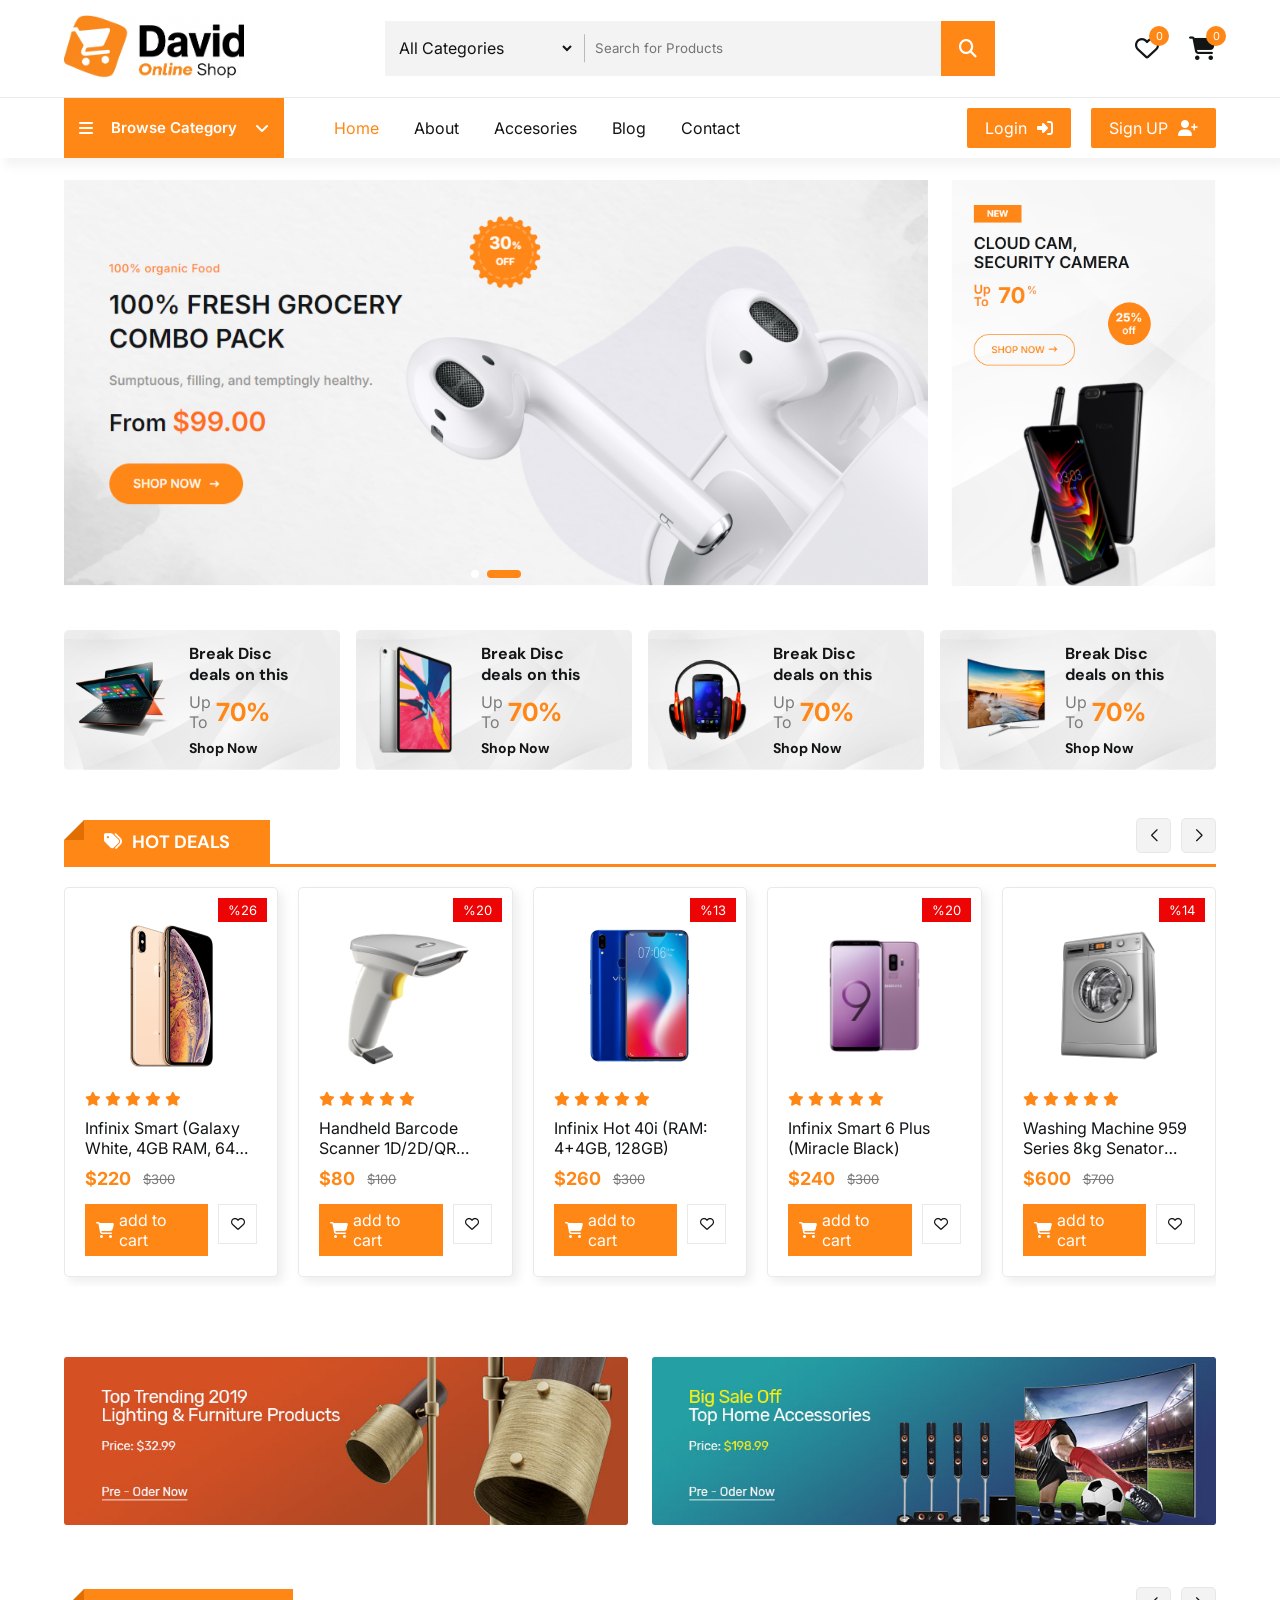
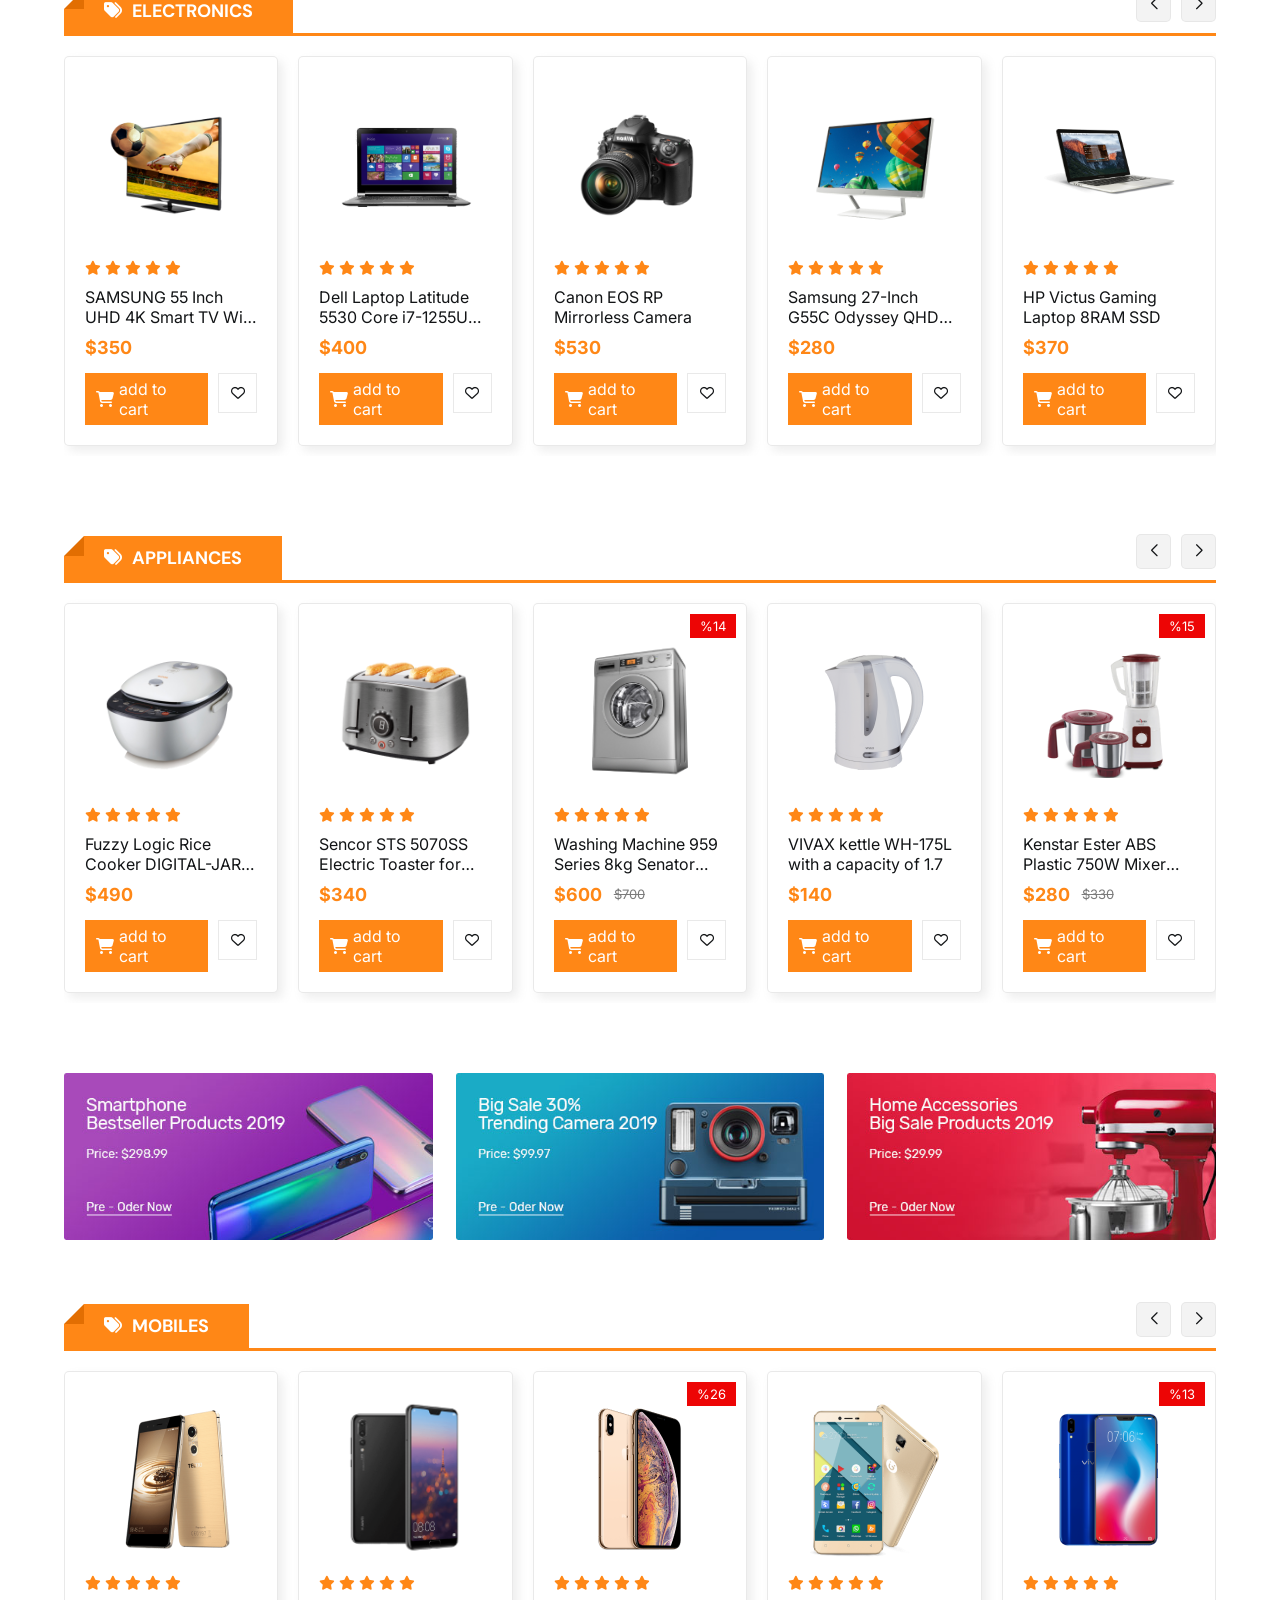
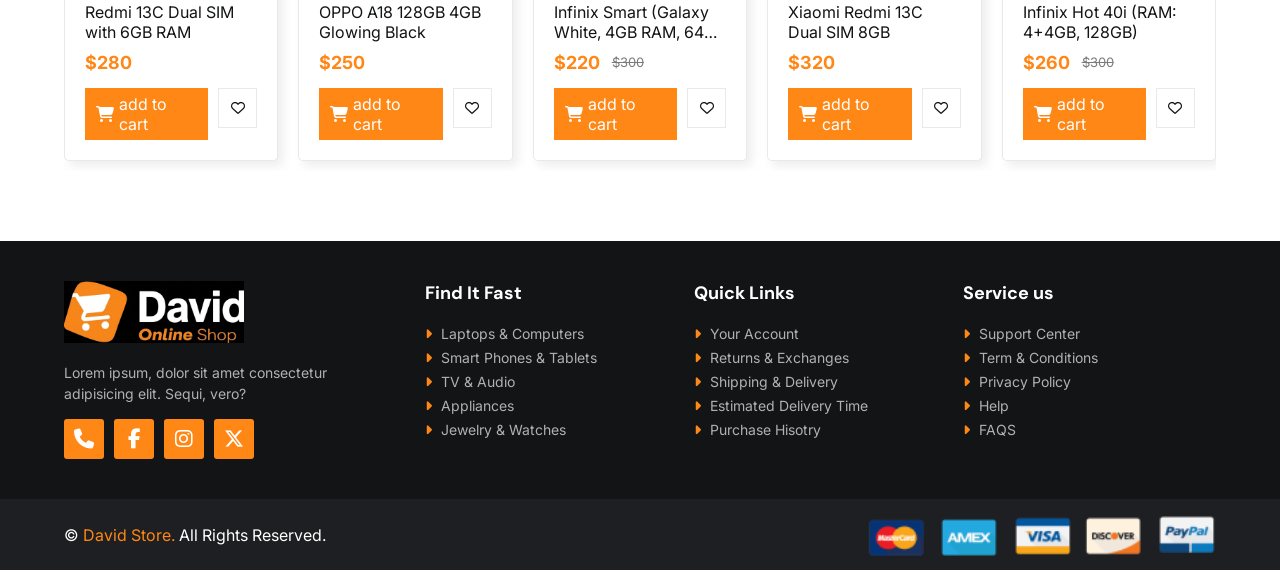
<file: index.html>
<!DOCTYPE html>
<html lang="en">
<head>
    <meta charset="UTF-8">
    <meta name="viewport" content="width=device-width, initial-scale=1.0">
    <title>David | Online Store</title>


    <link rel="icon" href="img/icon.png">




     <!-- Link Swiper's CSS -->
  <link rel="stylesheet" href="https://cdn.jsdelivr.net/npm/swiper@11/swiper-bundle.min.css" />

  <link rel="stylesheet" href="https://cdnjs.cloudflare.com/ajax/libs/font-awesome/6.6.0/css/all.min.css">

         <!-- File CSS -->
         <link rel="stylesheet" href="CSS/style.css">
    </head>
<body data-page="home">


    <div class="cart">
        <div class="top_cart">
            <h3>Cart Items : <span class="Count_item_cart">0</span></h3>
            <span onclick="open_close_cart()" class="close_cart"><i class="fa-regular fa-circle-xmark"></i></span>
        </div>


        <div class="items_in_cart" id="cart_items">



        </div>


        <div class="bottom_cart">
            <div class="total">
                <p>subtotal</p>
                <p class="price_cart_toral">$0</p>
            </div>

            <div class="button_cart">
                <a href="checkout.html" class="btn_cart btn">Checkout</a>
                <span onclick="open_close_cart()" class="btn_cart trans_bg btn">Shop More</span>
            </div>
        </div>

    </div>


    <!-- Favorite Drawer -->
<div class="fav_drawer">
    <div class="top_cart">
        <h3>Favorite Items : <span class="count_favourite_drawer">0</span></h3>
        <span onclick="open_close_fav()" class="close_cart"><i class="fa-regular fa-circle-xmark"></i></span>
    </div>

    <div class="items_in_fav" id="fav_items">
        <!-- المنتجات المفضلة ستظهر هنا ديناميكيًا -->
    </div>
</div>

    <header>
        <div class="top_header">
            <div class="container">
                <a href="#" class="logo"> <img src="img/logo.jpg" alt=""></a>

                <form action="" class="search_box">

                    <div class="select_box">
                        <select id="category" name="category">

                            <option value="All Categories">All Categories</option>
                            <option value="Electronics & Digita">Electronics & Digita</option>
                            <option value="Phones & Tablet">Phones & Tablety</option>
                            <option value="Fashion & Clothings">Fashion & Clothings</option>
                            <option value="Telivsion & Monitor">Telivsion & Monitor</option>
                            <option value="Jewelry & Watches">Jewelry & Watches</option>
                            <option value="Washing Machine">Washing Machine</option>
                            <option value="Toys & Hobbies">Toys & Hobbies</option>

                        </select>
                    </div>

                    <input type="text" name="search" id="search" placeholder="Search for Products" required>

                    <button type="submit">
                        <i class="fa-solid fa-magnifying-glass"></i>
                    </button>

                    

                </form>

                <div class="header_icons">
                    <div onclick="open_close_fav()" class="icon" style="cursor: pointer;">
                        <i class="fa-regular fa-heart"></i>
                        <span class="count count_favourite">0</span>
                    </div>

                    <div onclick="open_close_cart()" class="icon">
                        <i class="fa-solid fa-cart-shopping"></i>
                        <span class="count count_item_header">0</span>
                    </div>
                </div>
            </div>
        </div>


        <div class="bottom_header">
            <div class="container">
                <nav class="nav">

                    <span onclick="open_Menu()" class="open_menu"><i class="fa-solid fa-bars"></i></span>

                    <div class="category_nav">

                        <div onclick="Open_Categ_list()" class="category_btn">
                            <i class="fa-solid fa-bars"></i>
                            <p>Browse Category</p>
                            <i class="fa-solid fa-angle-down"></i>

                        </div>


                        <div class="category_nav_list">
                            <a href="#">Top 10 Offers</a>
                            <a href="#">Electronics & Digita</a>
                            <a href="#">Phones & Tablet</a>
                            <a href="#">Fashion & Clothings</a>
                            <a href="#">Telivsion & Monitor</a>
                            <a href="#">Jewelry & Watches</a>
                            <a href="#">Toys & Hobbies</a>
                        </div>

                    </div>

                    <ul class="nav_links">

                        <span onclick="open_Menu()" class="close_menu"><i class="fa-regular fa-circle-xmark"></i></span>

                        <li class="active"><a href="#">Home</a></li>
                        <li><a href="#">About</a></li>
                        <li><a href="#">Accesories</a></li>
                        <li><a href="#">Blog</a></li>
                        <li><a href="contact.html">Contact</a></li>

                    </ul>

                </nav>

                <div class="login_signup btns">
                    <a href="Login.html" class="btn">Login  <i class="fa-solid fa-right-to-bracket"></i></a>

                    <a href="SignUp.html" class="btn">Sign UP <i class="fa-solid fa-user-plus"></i></a>
                </div>

            </div>
        </div>

        
    </header>


    <div class="slider">
        <div class="container">


            <!-- Swiper -->
            <div class="slide-swp mySwiper">

                <div class="swiper-wrapper">
                    <div class="swiper-slide">
                        <a href="#"><img src="img/banner_home1.png" alt=""></a>
                    </div>
                    <div class="swiper-slide">
                        <a href="#"><img src="img/banner_home2.png" alt=""></a>
                    </div>

                    
                </div>
                <div class="swiper-pagination"></div>

            </div>


            <div class="banner_2">
                <a href="#"><img src="img/banner_home3.png" alt=""></a>
            </div>

        </div>
    </div>




    <div class="banners_4">
        <div class="container">


            <div class="box">
                <a href="#" class="link_btn"></a>

                <img src="img/banner3_1.png" alt="">
                <div class="text">
                    <h5>Break Disc</h5>
                    <h5>deals on this</h5>

                    <div class="sale">
                        <p>Up <br> To</p>
                        <span>70%</span>
                    </div>

                    <h6>Shop Now</h6>

                </div>
            </div>


            
            <div class="box">
                <a href="#" class="link_btn"></a>

                <img src="img/banner3_2.png" alt="">
                <div class="text">
                    <h5>Break Disc</h5>
                    <h5>deals on this</h5>
                    <div class="sale">
                        <p>Up <br> To</p>
                        <span>70%</span>
                    </div>

                    <h6>Shop Now</h6>

                </div>
            </div>


            
            <div class="box">
                <a href="#" class="link_btn"></a>

                <img src="img/banner3_3.png" alt="">
                <div class="text">
                    <h5>Break Disc</h5>
                    <h5>deals on this</h5>
                    <div class="sale">
                        <p>Up <br> To</p>
                        <span>70%</span>
                    </div>

                    <h6>Shop Now</h6>

                </div>
            </div>


            
            <div class="box">
                <a href="#" class="link_btn"></a>

                <img src="img/banner3_4.png" alt="">
                <div class="text">
                    <h5>Break Disc</h5>
                    <h5>deals on this</h5>
                    <div class="sale">
                        <p>Up <br> To</p>
                        <span>70%</span>
    
                    </div>
                    <h6>Shop Now</h6>
                </div>
            </div>


        </div>
    </div>


    <div class="slider_products slide">

        <div class="container">

            <div class="slide_product mySwiper">

                <div class="top_slide">
                    <h2><i class="fa-solid fa-tags"></i> Hot Deals</h2>
                </div>
                
                <div class="products swiper-wrapper" id="swiper_items_sale">

             
                   



                </div>
                


                <div class="swiper-button-next btn_Swip"></div>
                <div class="swiper-button-prev btn_Swip"></div>
            </div>

        </div>
    </div>


    <div class="banners">
        <div class="container">
            <div class="banners_boxs banner_2_img">
                <a href="#" class="box"><img src="img/banner_box4.jpg" alt=""></a>
                <a href="#" class="box"><img src="img/banner_box5.jpg" alt=""></a>
            </div>
        </div>
    </div>


    <div class="slider_products slide">

        <div class="container">

            <div class="slide_product mySwiper">

                <div class="top_slide">
                    <h2><i class="fa-solid fa-tags"></i> Electronics</h2>
                </div>
                
                <div class="products swiper-wrapper" id="swiper_elctronics">

             
                   



                </div>
                


                <div class="swiper-button-next btn_Swip"></div>
                <div class="swiper-button-prev btn_Swip"></div>
            </div>

        </div>
    </div>


    <div class="slider_products slide">

        <div class="container">

            <div class="slide_product mySwiper">

                <div class="top_slide">
                    <h2><i class="fa-solid fa-tags"></i> Appliances</h2>
                </div>
                
                <div class="products swiper-wrapper" id="swiper_appliances">

             
                   



                </div>
                


                <div class="swiper-button-next btn_Swip"></div>
                <div class="swiper-button-prev btn_Swip"></div>
            </div>

        </div>
    </div>


    <div class="banners">
        <div class="container">
            <div class="banners_boxs banner_3_img">
                <a href="#" class="box"><img src="img/banner_box1.jpg" alt=""></a>
                <a href="#" class="box"><img src="img/banner_box2.jpg" alt=""></a>
                <a href="#" class="box"><img src="img/banner_box3.jpg" alt=""></a>
            </div>
        </div>
    </div>

    
    <div class="slider_products slide">

        <div class="container">

            <div class="slide_product mySwiper">

                <div class="top_slide">
                    <h2><i class="fa-solid fa-tags"></i> Mobiles</h2>
                </div>
                
                <div class="products swiper-wrapper" id="swiper_mobiles">

             
                   



                </div>
                


                <div class="swiper-button-next btn_Swip"></div>
                <div class="swiper-button-prev btn_Swip"></div>
            </div>

        </div>
    </div>

    

    <footer>
        <div class="container">

            <div class="big_row">
                <img class="logo_footer" src="img/footerlogo.jpg" width="200px" alt="">

                <p>Lorem ipsum, dolor sit amet consectetur adipisicing elit. Sequi, vero?</p>

                <div class="icons_footer">
                    <a href="#"><i class="fa-solid fa-phone"></i></a>
                    <a href="#"><i class="fa-brands fa-facebook-f"></i></a>
                    <a href="#"><i class="fa-brands fa-instagram"></i></a>
                    <a href="#"><i class="fa-brands fa-x-twitter"></i></a>
                </div>
            </div>

            <div class="row">
                <h4>Find It Fast</h4>

                <div class="links">
                    <a href="#"><i class="fa-solid fa-caret-right"></i> Laptops & Computers </a>
                    <a href="#"><i class="fa-solid fa-caret-right"></i> Smart Phones & Tablets</a>
                    <a href="#"><i class="fa-solid fa-caret-right"></i> TV & Audio</a>
                    <a href="#"><i class="fa-solid fa-caret-right"></i> Appliances</a>
                    <a href="#"><i class="fa-solid fa-caret-right"></i> Jewelry & Watches</a>
                </div>
            </div>


            <div class="row">
                <h4>Quick Links</h4>

                <div class="links">
                    <a href="#"><i class="fa-solid fa-caret-right"></i> Your Account </a>
                    <a href="#"><i class="fa-solid fa-caret-right"></i> Returns & Exchanges</a>
                    <a href="#"><i class="fa-solid fa-caret-right"></i> Shipping & Delivery</a>
                    <a href="#"><i class="fa-solid fa-caret-right"></i> Estimated Delivery Time</a>
                    <a href="#"><i class="fa-solid fa-caret-right"></i> Purchase Hisotry</a>
                </div>
            </div>


            <div class="row">
                <h4>Service us</h4>

                <div class="links">
                    <a href="#"><i class="fa-solid fa-caret-right"></i> Support Center</a>
                    <a href="#"><i class="fa-solid fa-caret-right"></i> Term & Conditions</a>
                    <a href="#"><i class="fa-solid fa-caret-right"></i> Privacy Policy</a>
                    <a href="#"><i class="fa-solid fa-caret-right"></i> Help</a>
                    <a href="#"><i class="fa-solid fa-caret-right"></i> FAQS</a>
                </div>
            </div>
        </div>

        <div class="bottom_footer">
            <div class="container">
                <p>&copy; <span>David Store.</span> All Rights Reserved.</p>

                <div class="payment_img">
                    <img src="img/payment_method.png" alt="">
                </div>
            </div>
        </div>
    </footer>






       <!-- Swiper JS -->
  <script src="https://cdn.jsdelivr.net/npm/swiper@11/swiper-bundle.min.js"></script>

      <!-- File JS -->
     
      <script src="JS/swiper.js"></script>
      <script src="JS/items_home.js"></script>
      <script src="JS/main.js"></script>
      <script src="JS/auth.js"></script>
</body>
</html>
</file>
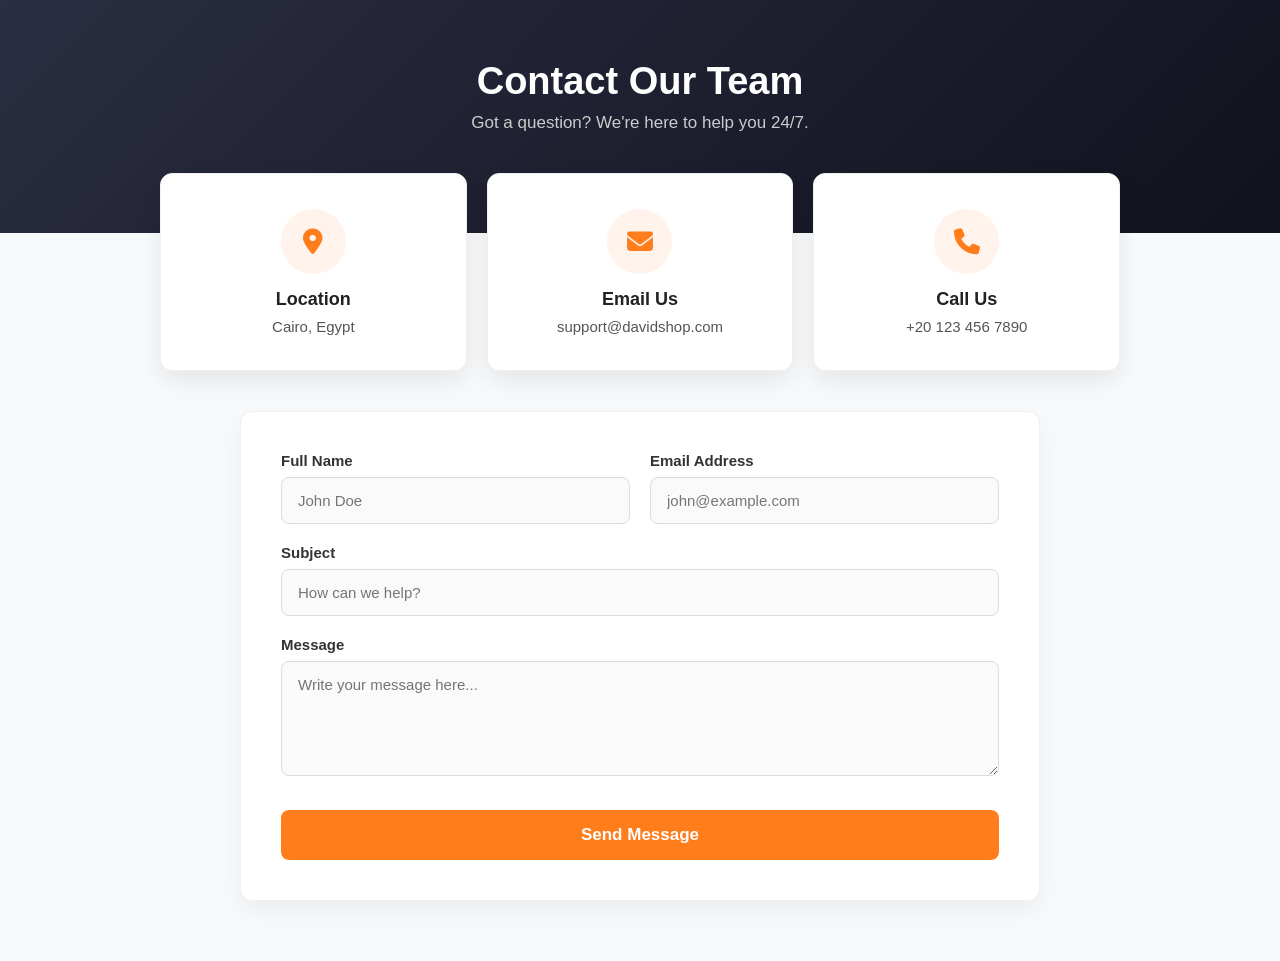
<file: contact.html>
<!DOCTYPE html>
<html lang="en">
<head>
    <meta charset="UTF-8">
    <meta name="viewport" content="width=device-width, initial-scale=1.0">
    <title>Contact Us - David Online Shop</title>
    <link rel="stylesheet" href="https://cdnjs.cloudflare.com/ajax/libs/font-awesome/6.4.0/css/all.min.css">
    <style>
        /* Base Reset */
        * { 
            box-sizing: border-box; 
            margin: 0; 
            padding: 0; 
            font-family: 'Segoe UI', Tahoma, Geneva, Verdana, sans-serif; 
        }
        
        html, body {
            width: 100%;
            min-height: 100vh;
            background-color: #f8f9fa;
            overflow-x: hidden;
        }

        /* Hero Header */
        .contact-hero {
            background: linear-gradient(135deg, #2b2d42 0%, #11121d 100%);
            color: #fff;
            text-align: center;
            padding: 60px 20px 100px;
            width: 100%;
        }

        .contact-hero h1 { 
            font-size: 38px; 
            margin-bottom: 10px; 
        }
        
        .contact-hero p { 
            color: #ccc; 
            font-size: 17px; 
        }

        /* Top Info Cards Layout */
        .cards-wrapper {
            max-width: 1000px;
            margin: -60px auto 40px;
            padding: 0 20px;
            display: grid;
            grid-template-columns: repeat(3, 1fr);
            gap: 20px;
            width: 100%;
        }

        .info-card {
            background: #fff;
            padding: 35px 20px;
            border-radius: 12px;
            text-align: center;
            box-shadow: 0 10px 25px rgba(0,0,0,0.08);
            border: 1px solid #f0f0f0;
            word-wrap: break-word;
        }

        .info-card i {
            font-size: 26px;
            color: #ff7d1a;
            background: #fff3eb;
            width: 65px;
            height: 65px;
            line-height: 65px;
            border-radius: 50%;
            margin-bottom: 15px;
            display: inline-block;
        }

        .info-card h4 { 
            margin-bottom: 8px; 
            color: #222; 
            font-size: 18px;
        }
        
        .info-card p { 
            color: #555; 
            font-size: 15px; 
            word-break: break-all;
        }

        /* Contact Form Layout */
        .form-section {
            max-width: 800px;
            margin: 0 auto 60px;
            background: #fff;
            padding: 40px;
            border-radius: 12px;
            box-shadow: 0 10px 25px rgba(0,0,0,0.05);
            border: 1px solid #f0f0f0;
            width: 100%;
        }

        .form-grid {
            display: grid;
            grid-template-columns: 1fr 1fr;
            gap: 20px;
            width: 100%;
        }

        .full-width { 
            grid-column: span 2; 
        }

        .form-group label { 
            display: block; 
            font-weight: 600; 
            margin-bottom: 8px; 
            color: #333; 
            font-size: 15px; 
        }

        .form-group input, 
        .form-group textarea {
            width: 100%;
            padding: 14px 16px;
            border: 1px solid #dcdcdc;
            border-radius: 8px;
            outline: none;
            background: #fafafa;
            font-size: 15px;
            transition: all 0.3s ease;
        }

        .form-group input:focus, 
        .form-group textarea:focus {
            border-color: #ff7d1a;
            background: #fff;
        }

        .submit-btn {
            background: #ff7d1a;
            color: #fff;
            border: none;
            padding: 15px 30px;
            border-radius: 8px;
            font-size: 17px;
            font-weight: bold;
            cursor: pointer;
            width: 100%;
            margin-top: 10px;
            transition: background 0.2s ease;
        }

        .submit-btn:hover { 
            background: #e06910; 
        }

        /* ==========================================
           Media Queries for Full Responsiveness
        ========================================== */
        @media (max-width: 768px) {
            .contact-hero {
                padding: 45px 20px 70px;
            }

            .contact-hero h1 {
                font-size: 28px;
            }

            .contact-hero p {
                font-size: 15px;
            }

            .cards-wrapper {
                grid-template-columns: 1fr;
                margin: -40px auto 30px;
                padding: 0 20px;
                gap: 15px;
            }

            .info-card {
                padding: 25px 20px;
            }

            .form-section {
                padding: 25px 20px;
                margin: 0 15px 40px;
                width: auto;
            }

            .form-grid {
                grid-template-columns: 1fr;
                gap: 15px;
            }

            .full-width {
                grid-column: span 1;
            }
        }

        @media (max-width: 480px) {
            html, body {
                overflow-x: hidden !important;
                width: 100% !important;
            }

            .contact-hero {
                padding: 35px 15px 50px;
            }

            .contact-hero h1 {
                font-size: 24px;
            }

            .contact-hero p {
                font-size: 14px;
            }

            .cards-wrapper {
                padding: 0 15px;
            }

            .form-section {
                margin: 0 10px 30px;
                padding: 20px 15px;
            }

            .form-group input, 
            .form-group textarea {
                font-size: 14px;
                padding: 12px 14px;
            }

            .submit-btn {
                font-size: 16px;
                padding: 13px 20px;
            }
        }
    </style>
</head>
<body>

    <!-- Header Banner -->
    <div class="contact-hero">
        <h1>Contact Our Team</h1>
        <p>Got a question? We're here to help you 24/7.</p>
    </div>

    <!-- 3 Info Cards -->
    <div class="cards-wrapper">
        <div class="info-card">
            <i class="fa-solid fa-location-dot"></i>
            <h4>Location</h4>
            <p>Cairo, Egypt</p>
        </div>
        <div class="info-card">
            <i class="fa-solid fa-envelope"></i>
            <h4>Email Us</h4>
            <p>support@davidshop.com</p>
        </div>
        <div class="info-card">
            <i class="fa-solid fa-phone"></i>
            <h4>Call Us</h4>
            <p>+20 123 456 7890</p>
        </div>
    </div>

    <!-- Form -->
    <div class="form-section">
        <form id="contactForm">
            <div class="form-grid">
                <div class="form-group">
                    <label>Full Name</label>
                    <input type="text" required placeholder="John Doe">
                </div>
                <div class="form-group">
                    <label>Email Address</label>
                    <input type="email" required placeholder="john@example.com">
                </div>
                <div class="form-group full-width">
                    <label>Subject</label>
                    <input type="text" required placeholder="How can we help?">
                </div>
                <div class="form-group full-width">
                    <label>Message</label>
                    <textarea rows="5" required placeholder="Write your message here..."></textarea>
                </div>
                <div class="full-width">
                    <button type="submit" class="submit-btn">Send Message</button>
                </div>
            </div>
        </form>
    </div>

</body>
</html>
</file>
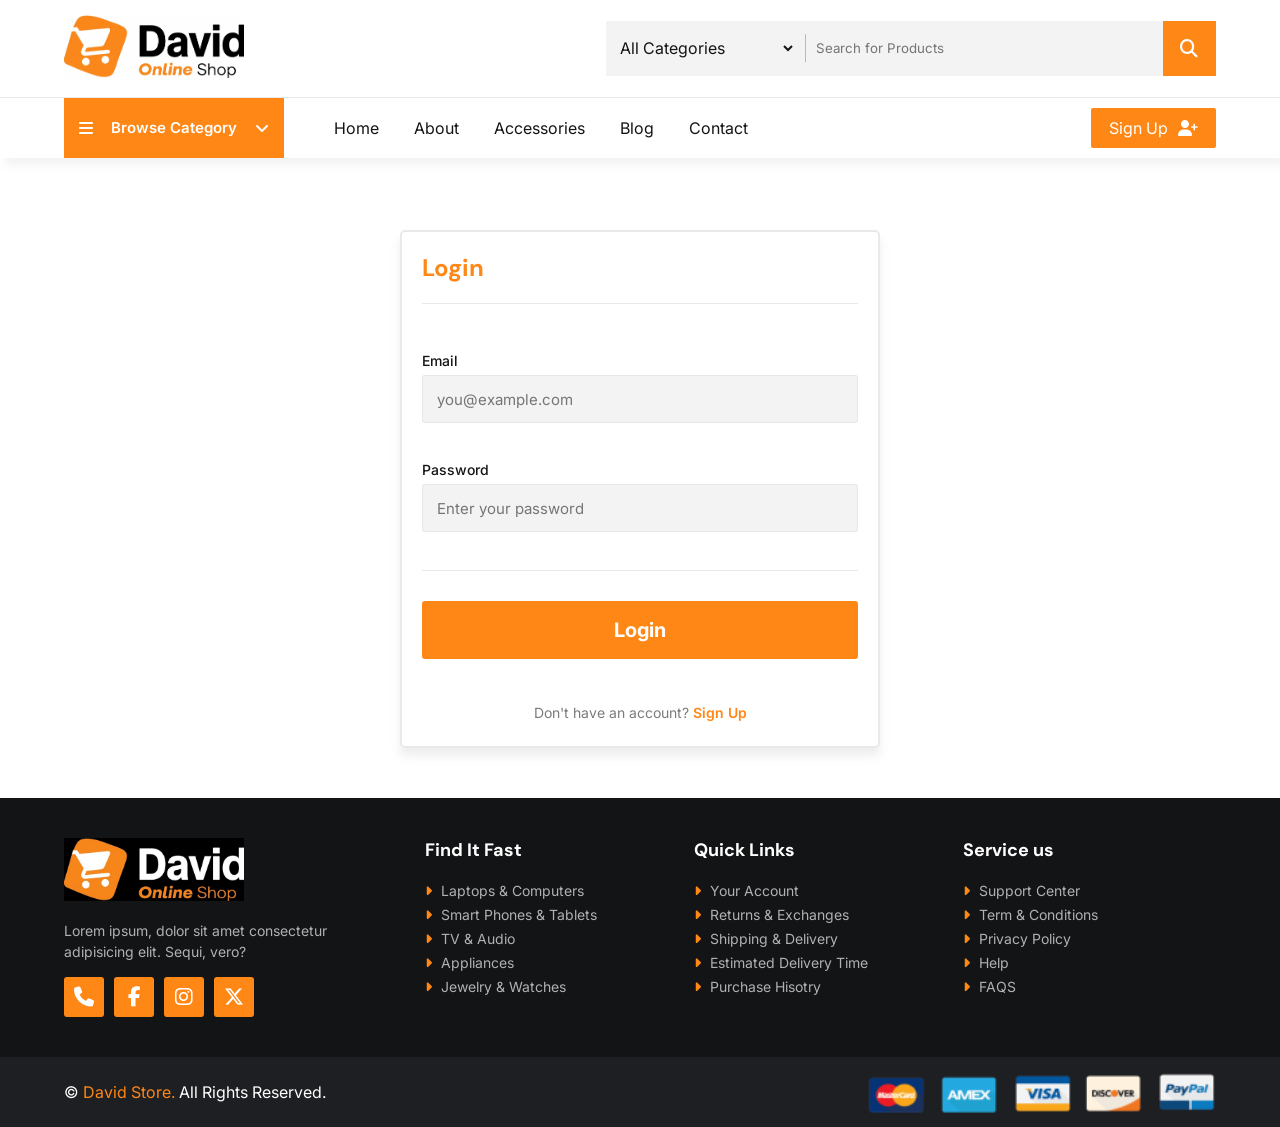
<file: Login.html>
<!DOCTYPE html>
<html lang="en">
<head>
    <meta charset="UTF-8">
    <meta name="viewport" content="width=device-width, initial-scale=1.0">
    <title>Login | Online Store</title>
    <link rel="icon" type="image/x-icon" href="img/icon.png">

    <link rel="stylesheet" href="https://cdnjs.cloudflare.com/ajax/libs/font-awesome/6.6.0/css/all.min.css">

    <link rel="stylesheet" href="CSS/style.css">
    <link rel="stylesheet" href="CSS/Auth.css">

</head>

<body data-page="login">
   
    <header>

   
    <div class="top_header">
        <div class="container">

            <a href="index.html" class="logo">
                <img src="img/logo.jpg" alt="David Online Shop">
            </a>

            <form action="" class="search_box">

                <div class="select_box">
                    <select id="category" name="category">
                        <option value="All Categories">All Categories</option>
                        <option value="Electronics & Digita">Electronics & Digital</option>
                        <option value="Phones & Tablet">Phones & Tablets</option>
                        <option value="Fashion & Clothings">Fashion & Clothings</option>
                        <option value="Television & Monitor">Television & Monitor</option>
                        <option value="Jewelry & Watches">Jewelry & Watches</option>
                        <option value="Washing Machine">Washing Machine</option>
                        <option value="Toys & Hobbies">Toys & Hobbies</option>
                    </select>
                </div>

                <input type="text" name="search" id="search" placeholder="Search for Products">

                <button type="submit"><i class="fa-solid fa-magnifying-glass"></i></button>

            </form>

        </div>
    </div>


   
    <div class="bottom_header">

        <div class="container">

            <nav class="nav">

                <span onclick="open_Menu()" class="open_menu"><i class="fa-solid fa-bars"></i></span>


                <div class="category_nav">

                    <div onclick="Open_Categ_list()" class="category_btn"><i class="fa-solid fa-bars"></i>

                        <p>Browse Category</p><i class="fa-solid fa-angle-down"></i>

                    </div>


                    <div class="category_nav_list">

                        <a href="#">Top 10 Offers</a>
                        <a href="#">Electronics & Digital</a>
                        <a href="#">Phones & Tablets</a>
                        <a href="#">Fashion & Clothings</a>
                        <a href="#">Television & Monitor</a>
                        <a href="#">Jewelry & Watches</a>
                        <a href="#">Toys & Hobbies</a>

                    </div>

                </div>


                <ul class="nav_links">

                    <span onclick="open_Menu()" class="close_menu"><i class="fa-regular fa-circle-xmark"></i></span>

                    <li>
                        <a href="index.html">Home</a>
                    </li>

                    <li>
                        <a href="#">About</a>
                    </li>

                    <li>
                        <a href="#">Accessories</a>
                    </li>

                    <li>
                        <a href="#">Blog</a>
                    </li>

                    <li>
                        <a href="#">Contact</a>
                    </li>

                </ul>

            </nav>


            <div class="login_signup btns">

                <a href="SignUp.html" class="btn">Sign Up<i class="fa-solid fa-user-plus"></i></a>

            </div>

        </div>

    </div>

</header>

        <section class="checkout auth_page">
        <div class="container">
            <div class="ordersummary auth_card">
                <h1>Login</h1>
 
                <p class="form_message" id="formMessage"></p>
 
                <form id="loginForm" novalidate>
                    <div class="input_group">
                        <label for="email">Email</label>
                        <input type="email" id="email" name="email" placeholder="you@example.com">
                        <span class="error_msg" id="emailError"></span>
                    </div>
 
                    <div class="input_group">
                        <label for="password">Password</label>
                        <input type="password" id="password" name="password" placeholder="Enter your password">
                        <span class="error_msg" id="passwordError"></span>
                    </div>
 
                    <div class="button_div">
                        <button type="submit">Login</button>
                    </div>
                </form>
<p class="switch_auth">Don't have an account? <a href="SignUp.html">Sign Up</a></p>
            </div>
        </div>
    </section>
 
    <footer>
        <div class="container">
            <div class="big_row">
                <img class="logo_footer" src="img/footerlogo.jpg" width="200px" alt="">
                <p>Lorem ipsum, dolor sit amet consectetur adipisicing elit. Sequi, vero?</p>
 
                <div class="icons_footer">
                    <a href="#"><i class="fa-solid fa-phone"></i></a>
                    <a href="#"><i class="fa-brands fa-facebook-f"></i></a>
                    <a href="#"><i class="fa-brands fa-instagram"></i></a>
                    <a href="#"><i class="fa-brands fa-x-twitter"></i></a>
                </div>
            </div>
 
            <div class="row">
                <h4>Find It Fast</h4>
                <div class="links">
                    <a href="#"><i class="fa-solid fa-caret-right"></i> Laptops & Computers </a>
                    <a href="#"><i class="fa-solid fa-caret-right"></i> Smart Phones & Tablets</a>
                    <a href="#"><i class="fa-solid fa-caret-right"></i> TV & Audio</a>
                    <a href="#"><i class="fa-solid fa-caret-right"></i> Appliances</a>
                    <a href="#"><i class="fa-solid fa-caret-right"></i> Jewelry & Watches</a>
                </div>
            </div>
 
            <div class="row">
                <h4>Quick Links</h4>
                <div class="links">
                    <a href="#"><i class="fa-solid fa-caret-right"></i> Your Account </a>
                    <a href="#"><i class="fa-solid fa-caret-right"></i> Returns & Exchanges</a>
                    <a href="#"><i class="fa-solid fa-caret-right"></i> Shipping & Delivery</a>
                    <a href="#"><i class="fa-solid fa-caret-right"></i> Estimated Delivery Time</a>
                    <a href="#"><i class="fa-solid fa-caret-right"></i> Purchase Hisotry</a>
                </div>
            </div>
 
            <div class="row">
                <h4>Service us</h4>
                <div class="links">
                    <a href="#"><i class="fa-solid fa-caret-right"></i> Support Center</a>
                    <a href="#"><i class="fa-solid fa-caret-right"></i> Term & Conditions</a>
                    <a href="#"><i class="fa-solid fa-caret-right"></i> Privacy Policy</a>
                    <a href="#"><i class="fa-solid fa-caret-right"></i> Help</a>
                    <a href="#"><i class="fa-solid fa-caret-right"></i> FAQS</a>
                </div>
            </div>
        </div>
 
        <div class="bottom_footer">
            <div class="container">
                <p>&copy; <span>David Store.</span> All Rights Reserved.</p>
                <div class="payment_img">
                    <img src="img/payment_method.png" alt="">
                </div>
            </div>
        </div>
    </footer>
 
   
    <script src="JS/auth.js"></script>
    <script src="JS/Login.js"></script>
</body>
</html>
</file>
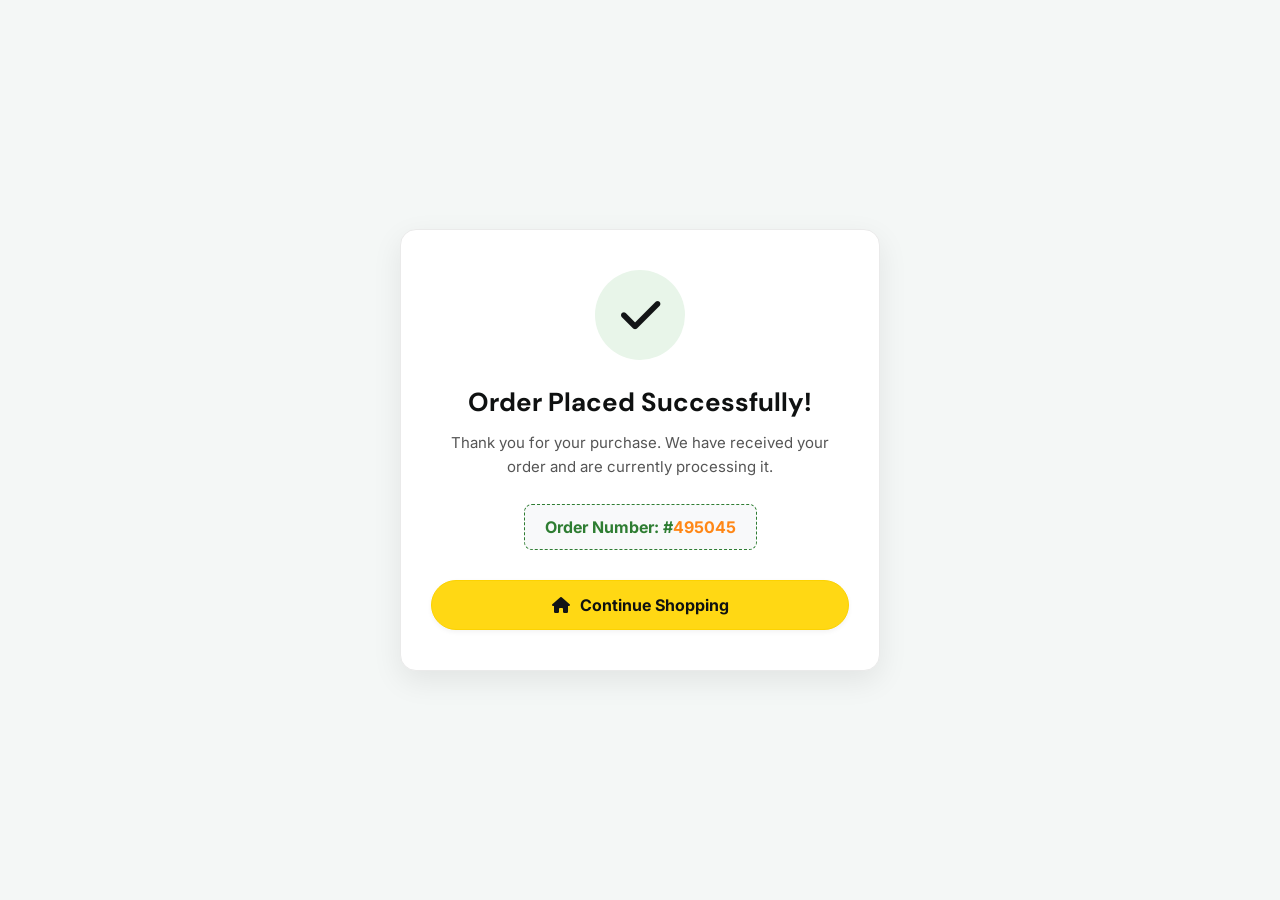
<file: order_success.html>
<!DOCTYPE html>
<html lang="en">
<head>
    <meta charset="UTF-8">
    <meta name="viewport" content="width=device-width, initial-scale=1.0">
    <title>Order Placed Successfully!</title>
    <link rel="stylesheet" href="CSS/style.css">
    <link rel="stylesheet" href="https://cdnjs.cloudflare.com/ajax/libs/font-awesome/6.4.0/css/all.min.css">
    <style>
        * {
            box-sizing: border-box;
            margin: 0;
            padding: 0;
        }
        body {
            background: #f4f7f6;
            font-family: 'Segoe UI', Tahoma, Geneva, Verdana, sans-serif;
            display: flex;
            align-items: center;
            justify-content: center;
            min-height: 100vh;
            padding: 20px;
        }
        .success-card {
            background: #ffffff;
            padding: 40px 30px;
            border-radius: 16px;
            box-shadow: 0 10px 30px rgba(0, 0, 0, 0.08);
            text-align: center;
            max-width: 480px;
            width: 100%;
            border: 1px solid #eaeaea;
            animation: fadeIn 0.4s ease-in-out;
        }
        .icon-box {
            width: 90px;
            height: 90px;
            background: #e8f5e9;
            color: #2e7d32;
            border-radius: 50%;
            display: flex;
            align-items: center;
            justify-content: center;
            font-size: 45px;
            margin: 0 auto 25px auto;
            animation: scaleUp 0.5s cubic-bezier(0.175, 0.885, 0.32, 1.275);
        }
        h1 {
            color: #0f1111;
            font-size: 26px;
            font-weight: 700;
            margin-bottom: 12px;
        }
        p {
            color: #555;
            font-size: 15px;
            line-height: 1.6;
            margin-bottom: 25px;
        }
        .order-info {
            background: #f8f9fa;
            border: 1px dashed #2e7d32;
            padding: 12px 20px;
            border-radius: 8px;
            font-weight: bold;
            color: #2e7d32;
            display: inline-block;
            margin-bottom: 30px;
            font-size: 16px;
        }
        .btn-home {
            display: inline-flex;
            align-items: center;
            justify-content: center;
            gap: 10px;
            width: 100%;
            padding: 14px 25px;
            background: #ffd814;
            color: #0f1111;
            border: 1px solid #fcd200;
            border-radius: 25px;
            font-weight: 700;
            font-size: 16px;
            text-decoration: none;
            transition: all 0.2s ease;
            box-shadow: 0 2px 5px rgba(0,0,0,0.05);
        }
        .btn-home:hover {
            background: #f7ca00;
            transform: translateY(-2px);
            box-shadow: 0 4px 10px rgba(0,0,0,0.1);
        }
        @keyframes fadeIn {
            from { opacity: 0; transform: translateY(15px); }
            to { opacity: 1; transform: translateY(0); }
        }
        @keyframes scaleUp {
            from { transform: scale(0); }
            to { transform: scale(1); }
        }
    </style>
</head>
<body>

    <div class="success-card">
        <div class="icon-box">
            <i class="fa-solid fa-check"></i>
        </div>
        <h1>Order Placed Successfully!</h1>
        <p>Thank you for your purchase. We have received your order and are currently processing it.</p>
        
        <div class="order-info">
            Order Number: #<span id="order-number"></span>
        </div>

        <a href="index.html" class="btn-home">
            <i class="fa-solid fa-house"></i> Continue Shopping
        </a>
    </div>

    <script>
        // إنشاء رقم طلب عشوائي
        document.getElementById('order-number').innerText = Math.floor(100000 + Math.random() * 900000);
        
        // تفريغ السلة من LocalStorage فور إتمام الشراء
        localStorage.removeItem('cart');
    </script>
</body>
</html>
</file>
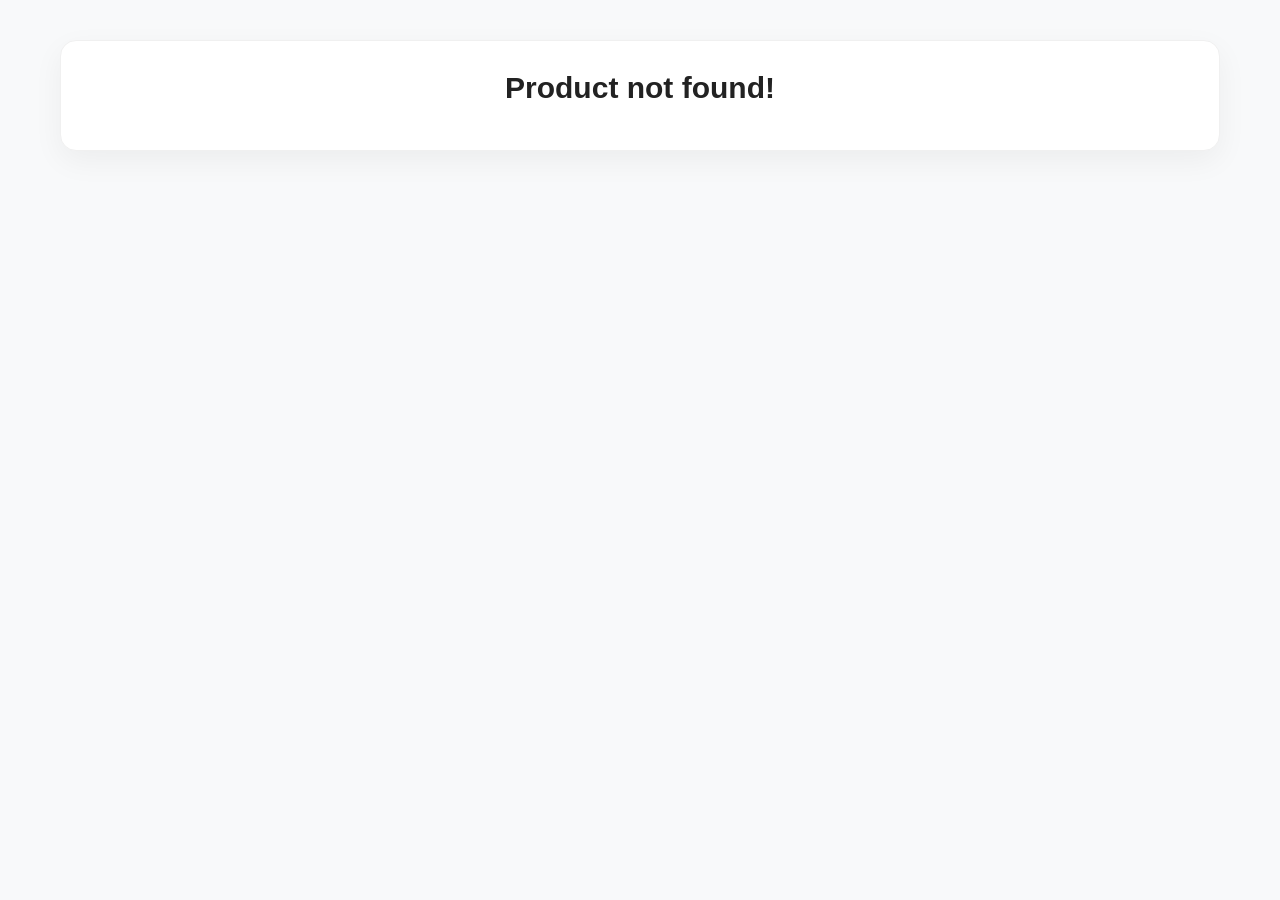
<file: product_details.html>
<!DOCTYPE html>
<html lang="en">
<head>
    <meta charset="UTF-8">
    <meta name="viewport" content="width=device-width, initial-scale=1.0">
    <title>Product Details - David Online Shop</title>
    <link rel="stylesheet" href="https://cdnjs.cloudflare.com/ajax/libs/font-awesome/6.4.0/css/all.min.css">
    <style>
        /* ==========================================
           1. Base Reset & Layout Setup
        ========================================== */
        * {
            box-sizing: border-box;
            margin: 0;
            padding: 0;
            font-family: 'Segoe UI', Tahoma, Geneva, Verdana, sans-serif;
        }

        html, body {
            width: 100%;
            min-height: 100vh;
            background-color: #f8f9fa;
            overflow-x: hidden !important;
        }

        /* ==========================================
           2. Main Container & Dynamic Area
        ========================================== */
        .container {
            width: 100%;
            max-width: 1200px;
            margin: 0 auto;
            padding: 40px 20px;
        }

        #product-detail-content {
            display: flex;
            gap: 40px;
            flex-wrap: wrap;
            align-items: center;
            width: 100%;
            background: #ffffff;
            padding: 30px;
            border-radius: 16px;
            box-shadow: 0 10px 30px rgba(0, 0, 0, 0.05);
            border: 1px solid #f0f0f0;
        }

        /* ==========================================
           3. Dynamic Elements Styling (JS Support)
        ========================================== */
        #product-detail-content img {
            width: 100%;
            max-width: 450px;
            height: auto;
            border-radius: 12px;
            object-fit: cover;
            display: block;
            margin: 0 auto;
        }

        #product-detail-content .product-info,
        #product-detail-content .details-text {
            flex: 1;
            min-width: 280px;
        }

        #product-detail-content h1, 
        #product-detail-content h2 {
            font-size: 30px;
            color: #222222;
            margin-bottom: 15px;
            word-wrap: break-word;
            overflow-wrap: break-word;
        }

        #product-detail-content p {
            font-size: 16px;
            color: #555555;
            line-height: 1.6;
            margin-bottom: 20px;
            word-wrap: break-word;
            overflow-wrap: break-word;
        }

        #product-detail-content .price {
            font-size: 24px;
            font-weight: bold;
            color: #ff7d1a;
            margin-bottom: 20px;
        }

        #product-detail-content button,
        #product-detail-content .add-to-cart-btn {
            background: #ff7d1a;
            color: #fff;
            border: none;
            padding: 15px 30px;
            border-radius: 8px;
            font-size: 17px;
            font-weight: bold;
            cursor: pointer;
            width: 100%;
            transition: background 0.2s ease;
        }

        #product-detail-content button:hover {
            background: #e06910;
        }

        /* ==========================================
           4. Responsive Design (Media Queries)
        ========================================== */
        @media (max-width: 768px) {
            .container {
                padding: 20px 15px;
            }

            #product-detail-content {
                flex-direction: column !important;
                gap: 20px !important;
                padding: 20px 15px !important;
                align-items: stretch !important;
            }

            #product-detail-content img {
                max-width: 100% !important;
            }

            #product-detail-content h1, 
            #product-detail-content h2 {
                font-size: 24px;
            }

            #product-detail-content p {
                font-size: 15px;
            }

            #product-detail-content .price {
                font-size: 22px;
            }
        }

        @media (max-width: 480px) {
            html, body {
                width: 100% !important;
                overflow-x: hidden !important;
            }

            .container {
                padding: 15px 10px;
            }

            #product-detail-content {
                padding: 15px 10px !important;
                gap: 15px !important;
            }

            #product-detail-content h1, 
            #product-detail-content h2 {
                font-size: 20px;
            }

            #product-detail-content p {
                font-size: 14px;
            }

            #product-detail-content button,
            #product-detail-content .add-to-cart-btn {
                padding: 13px 20px;
                font-size: 16px;
            }
        }
    </style>
</head>
<body>

    <main class="container">
        <!-- Container لعرض تفاصيل المنتج ديناميكياً عن طريق JavaScript -->
        <div id="product-detail-content"></div>
    </main>

    <!-- استدعاء ملف الجافاسكريبت الخاص بـ Product Details -->
    <script src="JS/product_details.js"></script>
</body>
</html>
</file>
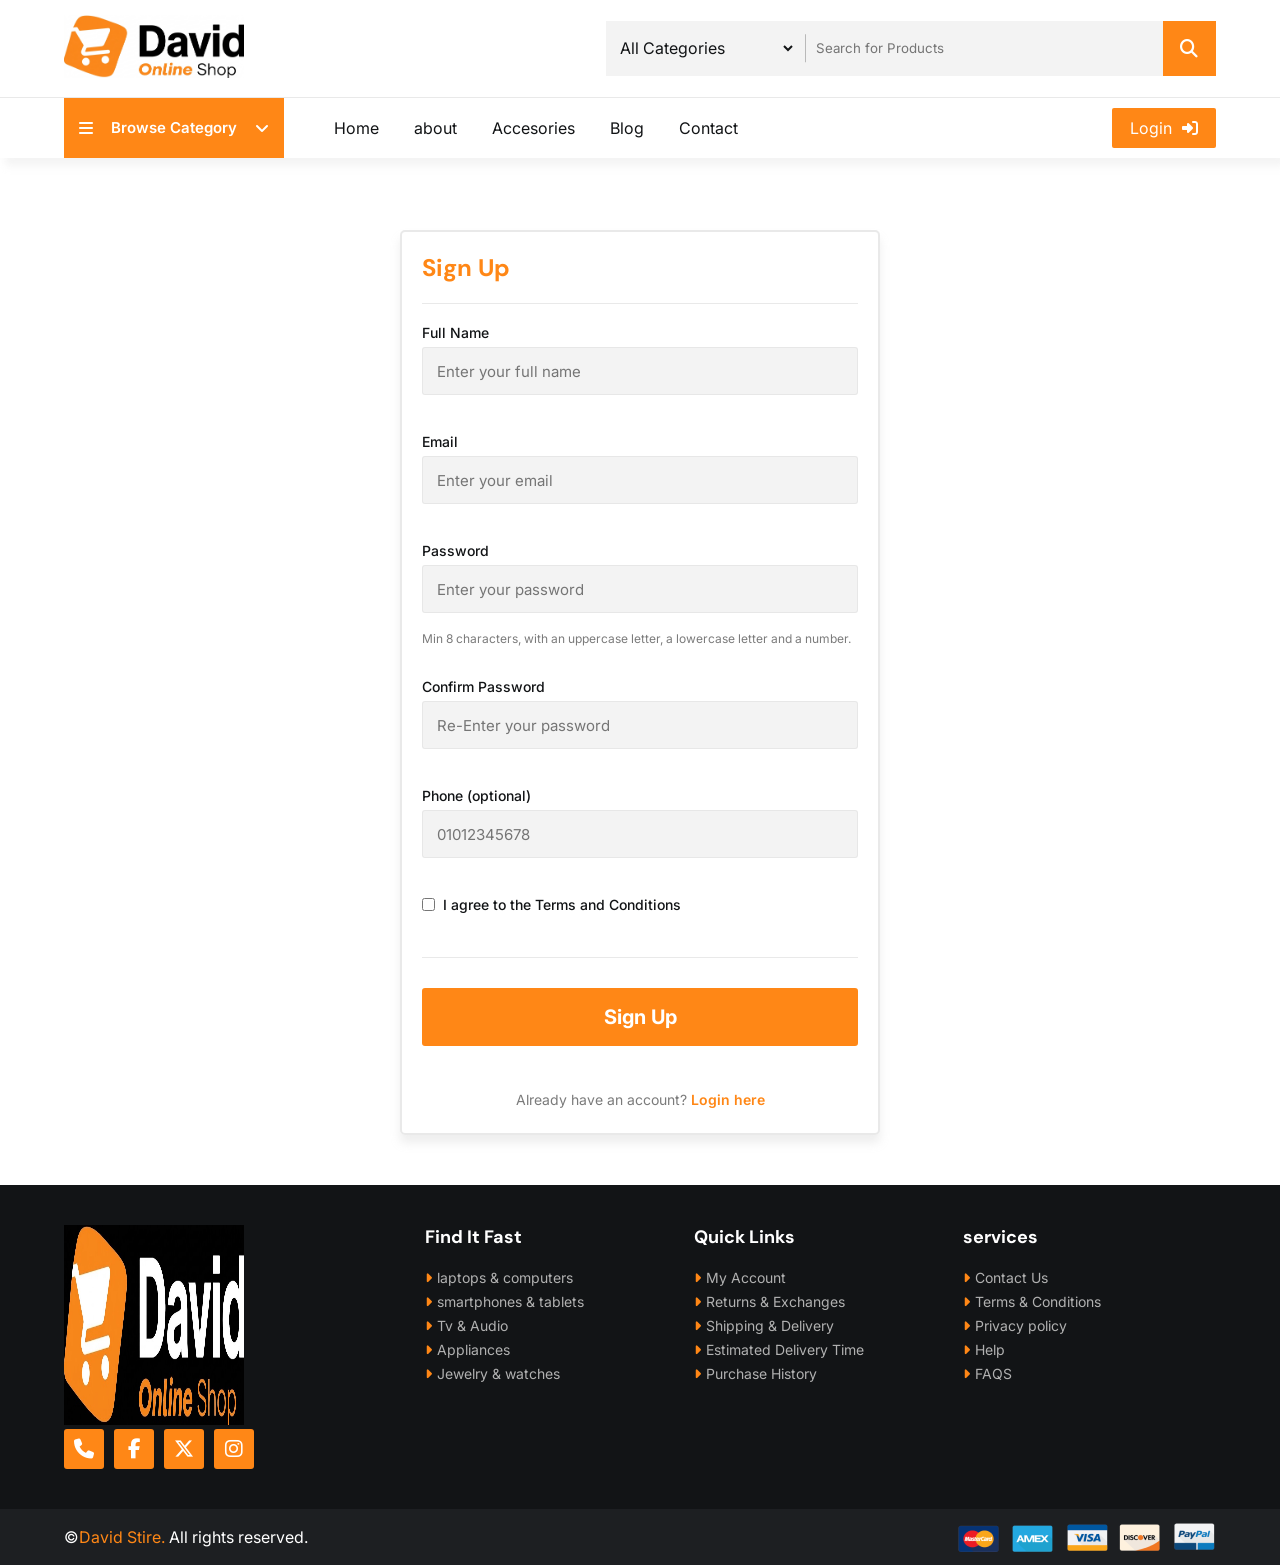
<file: SignUp.html>
<!DOCTYPE html>
<html lang="en">
<head>
    <meta charset="UTF-8">
    <meta name="viewport" content="width=device-width, initial-scale=1.0">
    <title>Sign Up | Online Store</title>

    <link rel="icon" href="img/icon.png">

    <link rel="stylesheet" href="https://cdnjs.cloudflare.com/ajax/libs/font-awesome/6.6.0/css/all.min.css">

        
         <link rel="stylesheet" href="CSS/style.css">
         <link rel="stylesheet" href="CSS/Auth.css">

</head>

 <body data-page="signup">

            <header>
                <div class="top_header">
                    <div class="container">
                        <a href="index.html" class="logo"> <img src="img/logo.jpg" alt=""></a>

                        <form action="" class="search_box">

                            <div class="select_box">
                                <select id="category" name="category">

                                    <option value="All Categories">All Categories</option>
                                    <option value="Electronics & Digita">Electronics & Digita</option>
                                    <option value="Phones & Tablet">Phones & Tablety</option>
                                    <option value="Fashion & Clothings">Fashion & Clothings</option>
                                    <option value="Television & Monitor">Television & Monitor</option>
                                    <option value="jewelry & watches">jewelry & watches</option>
                                    <option value="Washing Machine">Washing Machine</option>
                                    <option value="Toys & Hobbies">Toys & Hobbies</option>
                                
                                </select>
                            </div>

                            <input type="text" name="search" id="search" placeholder="Search for Products" required>
                            <button type="submit">
                                <i class="fa-solid fa-magnifying-glass"></i>
                                </button>

                                </form>

                    </div>
            
                </div>
                <div class="bottom_header">
                    <div class="container">
                        <nav class="nav">
                        <span onclick="open_Menu()" class="open_menu"><i class="fa-solid fa-bars"></i></span>
                        <div class="category_nav">
                            <div onclick="Open_Categ_list()" class="category_btn">
                            <i class="fa-solid fa-bars"></i>
                            <p>Browse Category</p>
                            <i class="fa-solid fa-angle-down"></i>
                            </div>
                            <div class="category_nav_list">
                              
                                    <a href="#">Top 10 Offers</a>
                                    <a href="#">Electronics & Digital</a>
                                    <a href="#">Phones & Tablets</a>
                                    <a href="#">Fashion & Clothings</a>
                                    <a href="#">Television & Monitor</a>
                                    <a href="#">Jewelry & Watches</a>
                                    <a href="#">Toys & Hobbies</a>
                               
                            </div>
                        </div>

                        <ul class="nav_links">
                            <span onclick="open_Menu()" class="close_menu"><i class="fa-regular fa-circle-xmark"></i></span>
                            <li><a href="index.html">Home</a></li>
                            <li><a href="#">about</a></li>
                            <li><a href="#">Accesories</a></li>
                            <li><a href="#">Blog</a></li>
                            <li><a href="#">Contact</a></li>
                        </ul>
                    </nav>

                    <div class="login_signup btns">
                        <a href="Login.html" class="btn">Login <i class="fa-solid fa-right-to-bracket"></i></a>
                        
                    </div>
                    </div>
                </div>
            </header>

            <section class="checkout auth_page">
                <div class="container">
                    <div class="ordersummary auth_card">
                        <h1>Sign Up</h1>

                        <form id="signupForm" novalidate>
                            <div class="input_group">
                                <label for="FullName">Full Name</label>
                                <input type="text" name="name" id="name" placeholder="Enter your full name" required>
                                <span class="error_msg" id="nameError"></span>
                            </div>

                            <div class="input_group">
                                <label for="Email">Email</label>
                                <input type="email" name="email" id="email" placeholder="Enter your email" required>
                                <span class="error_msg" id="emailError"></span>
                            </div>

                            <div class="input_group">
                                <label for="Password">Password</label>
                                <input type="password" name="password" id="password" placeholder="Enter your password" required>
                                <span class="error_msg" id="passwordError"></span>
                             <p class="password_hint">Min 8 characters, with an uppercase letter, a lowercase letter and a number.</p>

                            </div>

                            <div class="input_group">
                                <label for="ConfirmPassword">Confirm Password</label>
                                <input type="password" name="confirmPassword" id="confirmPassword" placeholder="Re-Enter your password" required>
                                <span class="error_msg" id="confirmError"></span>

                            </div>

                            <div class="input_group">
                        <label for="phone">Phone (optional)</label>
                        <input type="tel" id="phone" name="phone" placeholder="01012345678">
                        <span class="error_msg" id="phoneError"></span>
                        </div>

                        <div class="checkbox_group">
                            <input type="checkbox" id="terms" name="terms" required>
                            <label for="terms">I agree to the <a href="#">Terms and Conditions</a></label>
                            
                        </div>

                        <p id="formMessage" class="form_message"></p>

                        <div class="button_div">
                            <button type="submit">Sign Up</button>
                        </div>
                    </form>

                    <p class="switch_auth">Already have an account? <a href="Login.html">Login here</a></p>
                    </div>
                </div>
            </section>

            <footer>
                <div class="container">
                    <div class="big_row">
                        <img class="logo_footer" src="img/footerlogo.jpg" width="100" height="200" alt="">

                        <div class="icons_footer">
                             
                            <a href="#"><i class="fa-solid fa-phone"></i></a>
                            <a href="#"><i class="fa-brands fa-facebook-f"></i></a>
                            <a href="#"><i class="fa-brands fa-x-twitter"></i></a>
                            <a href="#"><i class="fa-brands fa-instagram"></i></a>
                           

                        </div>
                    </div>

                    <div class="row">
                        <h4>Find It Fast</h4>
                        <div class="links">
                            <a href="#"><i class="fa-solid fa-caret-right"></i>laptops & computers</a>
                            <a href="#"><i class="fa-solid fa-caret-right"></i>smartphones & tablets</a>
                            <a href="#"><i class="fa-solid fa-caret-right"></i>Tv & Audio</a>
                            <a href="#"><i class="fa-solid fa-caret-right"></i>Appliances</a>
                            <a href="#"><i class="fa-solid fa-caret-right"></i>Jewelry & watches</a>
                            
                        </div>
                    </div>

                    <div class="row">
                        <h4>Quick Links</h4>
                        <div class="links">
                            <a href="#"><i class="fa-solid fa-caret-right"></i>My Account</a>
                            <a href="#"><i class="fa-solid fa-caret-right"></i>Returns & Exchanges</a>
                            <a href="#"><i class="fa-solid fa-caret-right"></i>Shipping & Delivery</a>
                            <a href="#"><i class="fa-solid fa-caret-right"></i>Estimated Delivery Time</a>
                            <a href="#"><i class="fa-solid fa-caret-right"></i>Purchase History</a>
                        </div>
                    </div>

                    <div class="row">
                        <h4>services</h4>
                        <div class="links">
                            <a href="#"><i class="fa-solid fa-caret-right"></i>Contact Us</a>
                            <a href="#"><i class="fa-solid fa-caret-right"></i>Terms & Conditions</a>
                            <a href="#"><i class="fa-solid fa-caret-right"></i>Privacy policy</a>
                            <a href="#"><i class="fa-solid fa-caret-right"></i>Help</a>
                            <a href="#"><i class="fa-solid fa-caret-right"></i>FAQS</a>

                        </div>

                    </div>
                </div>
                
                <div class="bottom_footer">
                    <div class="container">
                        <p>&copy;<span>David Stire.</span> All rights reserved.</p>
                        <div class="payment_methods">
                            <img src="img/payment_method.png" alt="">

                            </div>
                    </div>
                    </div>
            </footer>
                            
              
              <script src="JS/auth.js"></script>
              <script src="JS/signup.js"></script>
</body>
</html>
</file>
<file: CSS/style.css>
@import url('https://fonts.googleapis.com/css2?family=DM+Sans:ital,opsz,wght@0,9..40,100..1000;1,9..40,100..1000&family=Inter:ital,opsz,wght@0,14..32,100..900;1,14..32,100..900&display=swap');

*{
    padding: 0;
    margin: 0;
    box-sizing: border-box;
    list-style: none;
    text-decoration: none;
    font-family: "Inter" , sans-serif;
    color: var(--color_heading);
}
:root{
    --main_color : #ff8716;
    --p_color: #7b7b7b;
    --bg_color: #F3F3F3;
    --white_color: #fff;
    --color_heading: #121416;
    --border_color: #e5e5e5d5;
    --Sale_color: #E51A1A;
}


body{
    padding-top: 180px;
}


span{
    color: var(--main_color);
}
p{
    color: var(--p_color);
}
h1,h2,h3,h4,h5,h6{
    color: var(--color_heading);
    font-family: "DM Sans" , sans-serif;
}

img{
    width: 100%;
}

input,select,button{
    border: none;
    outline: none;
}

.btns{
    display: flex;
    align-items: center;
    gap: 20px;
}

.btn{
    padding: 10px 18px;
    text-transform: capitalize;
    border-radius: 2px;
    cursor: pointer;
    background: var(--main_color);
    color: var(--white_color);
    display: flex;
    gap: 10px;
    align-items: center;
    transition: 0.3s;
}
.btn i{
    color: var(--white_color);
}
.btn:hover{
    scale: 1.1;
}

.container{
    width: 90%;
    margin: auto;
    max-width: 1350px;
}

@media (max-width:1350px) {
    .container{
        width: 90%;
    }
}

/* Start Header */

header{
    background: #fff;
    position: fixed;
    top: 0;
    left: 0;
    right: 0;
    box-shadow: 5px 8px 8px #d1d1d13b;
    z-index: 1000;
}

header .top_header .container{
    display: flex;
    align-items: center;
    justify-content: space-between;
    padding: 15px 0;
}

header .top_header .logo{
    width: 180px;
}

header .top_header .search_box{
    width: 610px;
    display: flex;
    align-items: center;
    border-radius: 2px;
    background: var(--bg_color);
}
header .top_header .search_box input{
    height: 55px;
    width: 400px;
    padding: 5px 15px 5px 10px;
    background: var(--bg_color);
}

header .top_header .search_box .select_box{
    position: relative;
}
header .top_header .search_box .select_box::after{
    content: '';
    position: absolute;
    top: 50%;
    transform: translateY(-50%);
    right: 0;
    width: 1px;
    height: 50%;
    background: #b9b9b9;
}


header .top_header .search_box select{
    height: 55px;
    width: 190px;
    background: var(--bg_color);
    font-size: 16px;
    cursor: pointer;
    padding-left: 10px;
    margin-right: 10px;
}

header .top_header .search_box select option{
    font-size: 15px;
}

header .top_header .search_box button{
    height: 55px;
    width: 60px;
    background: var(--main_color);
    font-size: 18px;
    cursor: pointer;
}
header .top_header .search_box button i{
    color: var(--white_color);
}

header .top_header .header_icons{
    display: flex;
    gap: 30px;
}
header .top_header .header_icons .icon{
    position: relative;
    cursor: pointer;
}
header .top_header .header_icons .icon i{
    font-size: 24px;
}

header .top_header .header_icons .icon .count{
    position: absolute;
    top: -10px;
    right: -10px;
    width: 20px;
    height: 20px;
    text-align: center;
    line-height: 20px;
    background: var(--main_color);
    color: var(--white_color);
    font-size: 11px;
    border-radius: 100%;
}



header .bottom_header{
    border-top: 1px solid var(--border_color);
}

header .bottom_header .container{
    display: flex;
    align-items: center;
    justify-content: space-between;
}

header .bottom_header nav{
    display: flex;
    align-items: center;
    gap: 50px;
    height: 60px;
}

header .bottom_header .category_nav{
    width: 220px;
    position: relative;
    height: 100%;
}
header .bottom_header .category_nav .category_btn{
    height: 100%;
    width: 100%;
    border-radius: 0;
    display: flex;
    justify-content: space-between;
    align-items: center;
    background: var(--main_color);
    padding: 0 15px;
    cursor: pointer;
}
header .bottom_header .category_nav .category_btn p{
    color: var(--white_color);
    font-weight: 600;
    font-size: 15px;
}
header .bottom_header .category_nav .category_btn i{
    color: var(--white_color);
}


header .bottom_header .category_nav .category_nav_list{
    position: absolute;
    top: 100%;
    left: 0;
    background: var(--white_color);
    width: 100%;
    border: 1px solid #999;
    border-top: 0;
    display: flex;
    flex-direction: column;
    clip-path: polygon(0 0 , 100% 0 , 100% 0 , 0 0);
    transition: 0.3s ease-in-out;
}
header .bottom_header .category_nav .category_nav_list.active{
    clip-path: polygon(0 0, 100% 0 , 100% 100% , 0 100%);
}

header .bottom_header .category_nav .category_nav_list a{
    padding: 14px 10px;
    border-bottom: 1px solid var(--border_color);
    font-size: 14px;
}
header .bottom_header .category_nav .category_nav_list a:last-child{
    border-bottom: 0;
}
header .bottom_header .category_nav .category_nav_list a:hover{
    background: #d0d0d0;
}






header .bottom_header .nav_links{
    display: flex;
    gap: 35px;
}
header .bottom_header .nav_links li a{
    color: var(--color_heading);
    transition: 0.3s;
}
header .bottom_header .nav_links li:hover a,
header .bottom_header .nav_links li.active a{
    color: var(--main_color);
}



/* Slide */


.slider{
    position: relative;
}

.slider .container{
    display: flex;
    justify-content: space-between;
}

.slider  .banner_2{
    width: 23%;
    height: 100%;
    object-fit: cover;
}

.slider  .banner_2 a{
    height: 100%;
    width: 100%;
}


.slider .container .slide-swp{
    width: 75%;
    overflow: hidden;
    position: relative;
}

.swiper-wrapper{
    height: auto !important;
}

.slider .container .slide-swp .swiper-pagination span{
    background: #fff;
    opacity: 1;
}

.swiper-pagination-bullet-active{
    background: var(--main_color) !important;
    width: 34px !important;
    height: 8px !important;
    border-radius: 30px !important;
}



/* banners_4 */ 

.banners_4{
    margin: 40px 0;
}

.banners_4 .container{
    display: flex;
    justify-content: space-between;
}

.banners_4 .container .box{
    width: 24%;
    background: url(../img/bg_banner3.jpg);
    background-size: cover;
    background-position: center;
    border-radius: 5px;
    display: flex;
    align-items: center;
    gap: 15px;
    padding: 12px 10px;
    position: relative;
}

.banners_4 .container .box img{
    width: 100px;
    transition: 0.3s;
}
.banners_4 .container .box:hover img{
    scale: 1.05;
}
.banners_4 .container .box h5{
    font-size: 16px;
}
.banners_4 .container .box .sale{
    display: flex;
    align-items: center;
    gap: 5px;
    margin: 7px 0;

}

.banners_4 .container .box .sale span{
    font-size: 25px;
    font-weight: bold;
}

.banners_4 .container .box h6{
    font-size: 14px;
    font-weight: bold;
}

.banners_4 .container .box .link_btn{
    position: absolute;
    width: 100%;
    height: 100%;
    background: transparent;
}

/* Start Slide */ 

.slide{
    margin-bottom: 70px;
}
.top_slide{
    position: relative;
    margin-bottom: 20px;
    border-bottom: 3px solid var(--main_color);
}

.top_slide h2{
    position: relative;
    text-transform: uppercase;
    background: var(--main_color);
    color: var(--white_color);
    font-size: 18px;
    padding: 10px 40px;
    display: flex;
    align-items: center;
    gap: 10px;
    width: max-content;
}
.top_slide h2::before{
    content: '';
    position: absolute;
    width: 0;
    height: 0;
    top: 0;
    z-index: 9;
    border-left: 20px solid transparent;
    background: #fff;
    left: 0;
    border-bottom: 20px solid #e26e02;
}

.top_slide h2 i{
    color: var(--white_color);
}

.slide .container{
    position: relative;
}
.slide .container .mySwiper{
    padding: 10px 0;
}

.slide .container .mySwiper .btn_Swip{
    position: absolute;
    top: 30px;
    right: 0;
    background: var(--bg_color);
    color: var(--color_heading);
    font-weight: bold;
    border-radius: 5px;
    height: 35px;
    width: 35px;
    border: 1px solid var(--border_color);
}
.slide .container .mySwiper .btn_Swip::after{
    font-size: 12px;
}
.slide .container .mySwiper .btn_Swip.swiper-button-prev{
    left: calc(100% - 80px);
}


/* product card style */ 
.mySwiper{
    overflow: hidden;
}
.product {
    background: #fff;
    padding: 20px 20px;
    box-shadow: 5px 5px 10px #94949428;
    border: 1px solid var(--border_color);
    border-radius: 5px;
    position: relative;
}

.product .sale_present{
    position: absolute;
    top: 10px;
    right: 10px;
    z-index: 2;
    background: #ed0505;
    color: var(--white_color);
    padding: 4px 10px;
    font-size: 13px;
}
.product .img_product{
    position: relative;
    height: 180px;
    padding: 0 20px;
    display: flex;
    align-items: center;
    justify-content: center;
    transition: 0.3s;
}
.product:hover .img_product{
    scale: 1.1;
}
.product .name_product{
    margin-bottom: 10px;
    color: var(--color_heading);
    overflow: hidden;
    text-overflow: ellipsis;
    display: -webkit-box;
    -webkit-line-clamp: 2;
    -webkit-box-orient: vertical;
}
.product .name_product a:hover{
    text-decoration: underline;
}

.stars{
    margin-bottom: 10px;
}
.stars i{
    color: var(--main_color);
    font-size: 14px;
}

.price{
    display: flex;
    align-items: center;
    gap: 12px;
}
.price p{
    color: var(--main_color);
    font-weight: bold;
    font-size: 18px;
}
.price .old_price{
    color: var(--p_color);
    text-decoration: line-through;
    font-size: 13px;
    font-weight: normal;
}

.product .icons{
    display: flex;
    gap: 10px;
    margin-top: 15px;
}
.product .icons .icon_product{
    width: 40px;
    height: 40px;
    border: 1px solid var(--border_color);
    cursor: pointer;
    display: flex;
    align-items: center;
    justify-content: center;
    transition: 0.3s;
}
.product .icons .icon_product:hover{
    background: var(--main_color);
}
.product .icons .icon_product i{
    font-size: 14px;
}
.product .icons .icon_product:hover i{
    color: var(--white_color);
}
.product .icons  .btn_add_cart{
    background: var(--main_color);
    display: flex;
    align-items: center;
    gap: 5px;
    color: var(--white_color);
    padding: 5px 10px;
    cursor: pointer;
    transition: 0.3s;
    border: 1px solid var(--main_color);
}
.product .icons  .btn_add_cart i {
    color: var(--white_color);
    pointer-events: none;
}
.product .icons  .btn_add_cart.active{
    color: var(--color_heading);
    background: transparent;
    pointer-events: none;
}
.product .icons  .btn_add_cart.active i{
    color: var(--main_color);
}
.product .icons  .btn_add_cart:Hover{
    scale: 1.05;
    background: #f47600;
}


/* banners  banners 3*/

.banners{
    margin: 50px 0;
}
.banners .banners_boxs{
    display: flex;
    justify-content: space-between;
}
.banners .banners_boxs .box{
    width: 49%;
}

.banners .banners_boxs.banner_3_img .box{
    width: 32%;
}


/* Start Footer */ 

footer{
    background: var(--color_heading);
}
footer .container{
    display: flex;
    justify-content: space-between;
    padding: 40px 0;
}

footer .container  .big_row{
    width: 30%;
}

footer .container  .big_row .logo_footer{
    width: 180px;
}

footer .container  .big_row p{
    width: 90%;
    color: #b1b1b1;
    font-size: 14px;
    line-height: 1.5;
    margin: 15px 0;
}

footer .container  .big_row .icons_footer{
    display: flex;
    gap: 10px;
}
footer .container  .big_row .icons_footer a{
    width: 40px;
    height: 40px;
    display: flex;
    align-items: center;
    justify-content: center;
    background: var(--main_color);
    border-radius: 3px;
    position: relative;
    top: 0;
    transition: 0.3s;
}
footer .container  .big_row .icons_footer a:hover{
    top: -5px;
}
footer .container  .big_row .icons_footer a i{
    color: var(--white_color);
    font-size: 20px;
}

footer .container .row{
    width: 22%;
}

footer .container .row h4{
    color: var(--white_color);
    font-size: 18px;
    margin-bottom: 20px;
}
footer .container .row .links{
    display: flex;
    flex-direction: column;
    gap: 7px;
}


footer .container .row .links a{
    color: #b1b1b1;
    font-size: 14px;
    position: relative;
    left: 0;
    transition: 0.3s;
}
footer .container .row .links a i{
    color: var(--main_color);
    font-size: 14px;
    margin-right: 5px;
}
footer .container .row .links a:hover{
    left: 8px;
    color: var(--main_color);
}
footer  .bottom_footer{
    background: #1d1f22;
}
footer  .bottom_footer .container{
    align-items: center;
    padding: 5px 0;
}
footer  .bottom_footer p{
    color: var(--white_color);
}

footer  .bottom_footer .payment_img{
    width: 350px;
}


/* End Footer */


.cart{
    position: fixed;
    top: 0;
    right: -350px;
    bottom: 0;
    z-index: 1100;
    background: var(--white_color);
    border-left: 1px solid var(--border_color);
    width: 350px;
    padding: 30px;
    display: flex;
    flex-direction: column;
    justify-content: space-between;
    transition: 0.3s ease-in-out;
}
.cart.active{
    right: 0;
}

.cart .top_cart{
    display: flex;
    align-items: center;
    justify-content: space-between;
}

.cart .top_cart .close_cart i{
    cursor: pointer;
    font-size: 35px;
}
.cart .top_cart h3{
    font-size: 18px;
}
.cart .top_cart h3 span{
    color: var(--color_heading);
}


.cart .items_in_cart{
    padding: 20px 0;
    border-block: 1px solid var(--border_color);
    margin-block: 20px;
    height: 100%;
    overflow-y: auto;
}

.cart .items_in_cart .item_cart{
    display: flex;
    gap: 20px;
    align-items: center;
    justify-content: center;
    height: 125px;
    border-bottom: 1px solid var(--border_color);
}
.cart .items_in_cart .item_cart:last-child{
    border-bottom: 0;
    margin-bottom: 0;
}
.cart .items_in_cart .item_cart img{
    width: 80px;
}

.cart .items_in_cart .item_cart h4{
    margin-bottom: 10px;
    font-weight: 500;
    font-size: 14px;
    overflow: hidden;
    text-overflow: ellipsis;
    display: -webkit-box;
    -webkit-line-clamp: 2;
    -webkit-box-orient: vertical
}
.cart .items_in_cart .item_cart .delete_item i{
    font-size: 22px;
    cursor: pointer;
    transition: 0.3s;
}
.cart .items_in_cart .item_cart .delete_item i:hover{
    color: #E51A1A;
}

.cart .items_in_cart .item_cart .quantity_control{
    display: flex;
    align-self: center;
    gap: 5px;
    margin-top: 5px;
}

.cart .items_in_cart .item_cart .quantity_control span{
    font-size: 18px;
    min-width: 40px;
    display: flex;
    justify-content: center;
    align-items: center;
}

.cart .items_in_cart .item_cart .quantity_control  button{
    width: 27px;
    height: 27px;
    display: flex;
    align-items: center;
    justify-content: center;
    cursor: pointer;
    font-size: 20px;
    border-radius: 2px;
    border: 1px solid var(--border_color);
}
.cart .bottom_cart .total{
    display: flex;
    justify-content: space-between;
    margin-bottom: 30px;
}
.cart .bottom_cart .price_cart_toral{
    color: var(--main_color);
    font-size: 20px;
}

.cart .bottom_cart .button_cart{
    display: flex;
    gap: 20px;
}

.cart .bottom_cart .button_cart .btn_cart{
    text-transform: uppercase;
    border: 2px solid var(--main_color);
    cursor: pointer;
    border-radius: 5px;
    transition: 0.3s;
}
.cart .bottom_cart .button_cart .trans_bg{
    background: transparent;

color: var(--color_heading);
}

/* Start Cart */ 




.close_menu,
.open_menu{
    display: none;
}



/* STart Responsive */ 


@media (max-width:1100px) {
    body{
        padding-top: 240px;
    }
    
    header .top_header .container{
        flex-wrap: wrap;
    }
    header .top_header .search_box{
        order: 3;
        width: 80%;
        margin: 20px auto 0;
    }
    header .top_header .logo{
        width: 140px;
    }
    header .top_header .search_box select{
        width: 200px;
    }
    header .top_header .search_box input{
        width: calc(100% - 200px);
    }
    header .bottom_header .nav_links{
        position: fixed;
        top: 0;
        left: -400px;
        bottom: 0;
        background: #fff;
        width: 400px;
        flex-direction: column;
        align-items: center;
        padding-top: 100px;
        border: 1px solid #b5b5b596;
        transition: 0.3s ease-in-out;
    }
    header .bottom_header .nav_links.active{
        left: 0;
    }
    header .bottom_header .nav_links li{
        font-size: 18px;
        height: auto;
    }

    .close_menu{
        display: block;
        position: absolute;
        top: 30px;
        right: 30px;
        font-size: 30px;
    }
    .open_menu{
        display: block;
        font-size: 25px;
    }
    .open_menu i{
        color: var(--main_color);
        border: 1px solid var(--main_color);
        height: 40px;
        width: 40px;
        text-align: center;
        line-height: 40px;
        border-radius: 3px;
    }

    header .bottom_header .category_nav{
        width: auto;
    }
    header .bottom_header .category_nav .category_btn p{
        font-size: 13px;
        margin: 0 10px;
    }
    header .bottom_header nav{
        gap: 20px;
    }





    .banners_4 .container{
        flex-wrap: wrap;
  
    }
    .banners_4 .container .box{
        width: 49%;
        margin-bottom: 20px;
        justify-content: space-around;
    }
}

@media (max-width:1000px) {
    .slider .banner_2{
        display: none;
    }
    .slider .container .slide-swp{
        width: 100%;
    }
  


    footer .container{
        flex-wrap: wrap;
    }
    footer .container .big_row{
        width: 40%;
        margin-bottom: 20px;
    }
    footer .container .row{
        width: 30%;
        margin-bottom: 20px;
    }


}
@media (max-width:800px){

    .top_slide h2{
        font-size: 16px;
        padding: 10px 25px;
    }
    .product .name_product{
        font-size: 14px;
    }
    .price p{
        font-size: 16px;
    }
    .price .old_price{
        font-size: 12px;
    }
    .product .icons .btn_add_cart{
        font-size: 14px;
        padding: 3px 5px;
    }
    .banners .banners_boxs{
        flex-wrap: wrap;
    }
    .banners .banners_boxs .box{
        width: 100%;
        margin-bottom: 20px;
    }
    .banners .banners_boxs.banner_3_img .box{
        width: 49%;
    }
    






    footer .container .big_row{
        width: 50%;
        margin-bottom: 30px;
    }
    footer .container .row{
        width: 50%;
        margin-bottom: 30px;
    }
    footer .bottom_footer .container{
        flex-direction: column;
        gap: 10px;
    }
    

}


@media (max-width:500px) {
    
    header .bottom_header .category_nav{
        display: none;
    }
    header .top_header .search_box{
        width: 100%;
    }
    header .top_header .search_box select{
        width: 140px;
    }
    header .top_header .search_box input{
        width: calc(100% - 140px);
    }
    header .bottom_header .nav_links{
        width: 100%;
        left: -100%;
    }
    .cart{
        width: 100%;
        right: -100%;
    }

    .banners_4 .container .box{
        width: 100%;
    }

    .banners_4 .container .box h5{
        font-size: 14px;
    }
    .banners_4 .container .box h6{
        font-size: 13px;
    }

    .banners .banners_boxs.banner_3_img .box{
        width: 100%;
    }




    .product .icons .btn_add_cart.active{
        font-size: 13px;
    }
    .product .icons .btn_add_cart.active i{
        font-size: 14px;
    }


    footer .container .row{
        width: 100%;
    }
    footer .container .big_row{
        width: 100%;
    }
}

/* End Cart */ 




/* checkout page */ 

.checkout{
    margin: 50px 0;
}

.checkout .container{
    display: flex;
    align-items: center;
    justify-content: space-between;
}

.checkout .ordersummary{
    width: 45%;
    padding: 0 20px;
    border: 2px solid var(--border_color);
    border-radius: 5px;
    box-shadow: 0px 8px 10px #c0bfbf44;
}

.checkout .ordersummary h1{
    border-bottom: 1px solid var(--border_color);
    padding: 20px 0;
    margin-bottom: 20px;
    color: var(--main_color);
}

.checkout .ordersummary .items{
    height: 350px;
    overflow-y: auto;
}

.checkout .ordersummary .item_cart{
    display: flex;
    gap: 20px;
    align-items: center;
    justify-content: space-between;
    height: 125px;
    border-bottom: 1px solid var(--border_color);
    padding-right: 20px;
}
.checkout .ordersummary .item_cart:last-child{
    border-bottom: 0;
}

.checkout .ordersummary .item_cart .image_name{
    display: flex;
    align-items: center;
    gap: 20px;
}

.checkout .ordersummary .item_cart img{
    width: 80px;
}
.checkout .ordersummary .item_cart  h4{
    margin-bottom: 10px;
    font-size: 14px;
    overflow: hidden;
    text-overflow: ellipsis;
    display: -webkit-box;
    -webkit-line-clamp: 2;
    -webkit-box-orient: vertical;
}

.checkout .ordersummary  .delete_item i{
    font-size: 22px;
    cursor: pointer;
    transition: 0.3s;
}
.checkout .ordersummary  .delete_item i:hover{
    color: #E51A1A;
    scale: 1.1;
}

.checkout .ordersummary .quantity_control{
    display: flex;
    align-items: center;
    gap: 5px;
    margin-top: 5px;
}

.checkout .ordersummary .quantity_control span{
    font-size: 18px;
    min-width: 40px;
    display: flex;
    justify-content: center;
    align-items: center;
    background: var(--bg_color);
    padding: 3px 0;

}

.checkout .ordersummary .quantity_control button{
    width: 27px;
    height: 27px;
    display: flex;
    align-items: center;
    justify-content: center;
    cursor: pointer;
    font-size: 20px;
    border-radius: 2px;
    border: 1px solid var(--border_color);
}


.checkout .ordersummary .bottom_summary{
    border-top: 1px solid var(--border_color);
    padding-top: 25PX;
}
.checkout .ordersummary .shop_table{
    margin-bottom: 20PX;
    display: flex;
    align-items: center;
    justify-content: space-between;
}

.checkout .ordersummary .shop_table p{
    font-size: 20px;
    color: var(--color_heading);
    text-transform: capitalize;
}

.checkout .ordersummary .shop_table  span{
    font-weight: bold;
    font-size: 20px;
}

.checkout .ordersummary .button_div{
    border-top: 1px solid var(--border_color);
    padding: 30px 0;
}


.checkout .ordersummary .button_div button{
    width: 100%;
    background: var(--main_color);
    color: var(--white_color);
    border: 2px solid var(--main_color);
    padding: 15px 0;
    outline: none;
    border-radius: 3px;
    font-size: 20px;
    font-weight: bold;
    cursor: pointer;
    transition: 0.3s ease-in-out;
}
.checkout .ordersummary .button_div button:hover{
    background: transparent;
    color: var(--main_color);
}

.fav_drawer {
    position: fixed;
    top: 0;
    right: -350px;
    bottom: 0;
    z-index: 1100;
    background: var(--white_color);
    border-left: 1px solid var(--border_color);
    width: 350px;
    padding: 30px;
    display: flex;
    flex-direction: column;
    justify-content: space-between;
    transition: 0.3s ease-in-out;
}
.fav_drawer.active {
    right: 0;
}

.items_in_fav .item_cart {
    display: flex;
    align-items: center;
    justify-content: space-between;
    gap: 15px;
    padding: 15px 0;
    border-bottom: 1px solid #e5e5e5;
}

.items_in_fav .item_cart img {
    width: 60px;
    height: 60px;
    object-fit: cover;
}

/* Checkout Authentication Status Banner */
.checkout_auth_banner {
    padding: 14px 18px;
    border-radius: 6px;
    font-size: 14px;
    margin: 18px 0;
    display: flex;
    align-items: center;
    gap: 12px;
    line-height: 1.5;
}
.checkout_auth_banner i {
    font-size: 20px;
    flex-shrink: 0;
}
.checkout_auth_banner.logged_in {
    background-color: #e8f5e9;
    color: #2e7d32;
    border: 1px solid #c8e6c9;
}
.checkout_auth_banner.not_logged_in {
    background-color: #fff3e0;
    color: #b45309;
    border: 1px solid #fde68a;
}
.checkout_auth_banner a {
    color: var(--main_color);
    font-weight: 700;
    text-decoration: underline;
    margin: 0 4px;
}
.checkout_auth_banner a:hover {
    text-decoration: none;
}
</file>
<file: CSS/Auth.css>
.auth_page .container{
    justify-content: center;
}

.auth_card{
    width: 100%;
    max-width: 480px;
    padding: 30px 30px 10px;
}

.auth_card .input_group{
    display: flex;
    flex-direction: column;
    gap: 6px;
    margin-bottom: 16px;
}

.auth_card label{
    font-size: 14px;
    font-weight: 500;
    color: var(--color_heading);
}

.auth_card input[type="text"],
.auth_card input[type="email"],
.auth_card input[type="password"],
.auth_card input[type="tel"]{
    height: 48px;
    padding: 0 14px;
    border: 1px solid var(--border_color);
    border-radius: 3px;
    background: var(--bg_color);
    font-size: 15px;
    width: 100%;
    transition: 0.3s;
}

.auth_card input:focus{
    border-color: var(--main_color);
}

.auth_card input.invalid{
    border-color: var(--Sale_color);
}

.error_msg{
    color: var(--Sale_color);
    font-size: 13px;
    min-height: 16px;
    display: block;
}

.form_message{
    text-align: center;
    font-size: 14px;
    min-height: 18px;
    margin-bottom: 10px;
}

.form_message.success{
    color: #1a9e51;
}

.form_message.error{
    color: var(--Sale_color);
}

.form_message.info{
    color: #d97706;
    background: #fef3c7;
    padding: 10px 14px;
    border-radius: 4px;
    border: 1px solid #fde68a;
    font-weight: 500;
}

.switch_auth{
    text-align: center;
    padding: 15px 0 25px;
    font-size: 14px;
}

.switch_auth a{
    color: var(--main_color);
    font-weight: 600;
}

.checkbox_group{
    display: flex;
    align-items: center;
    gap: 8px;
    margin-bottom: 16px;
    font-size: 14px;
}

.checkbox_group input{
    height: auto;
    width: auto;
    accent-color: var(--main_color);
    cursor: pointer;
}

.checkbox_group label{
    cursor: pointer;
}

.password_hint{
    font-size: 12px;
    color: var(--p_color);
    margin-top: -10px;
    margin-bottom: 16px;
}

@media (max-width: 768px){
    .auth_card{
        padding: 20px 20px 10px;
    }
}
</file>
